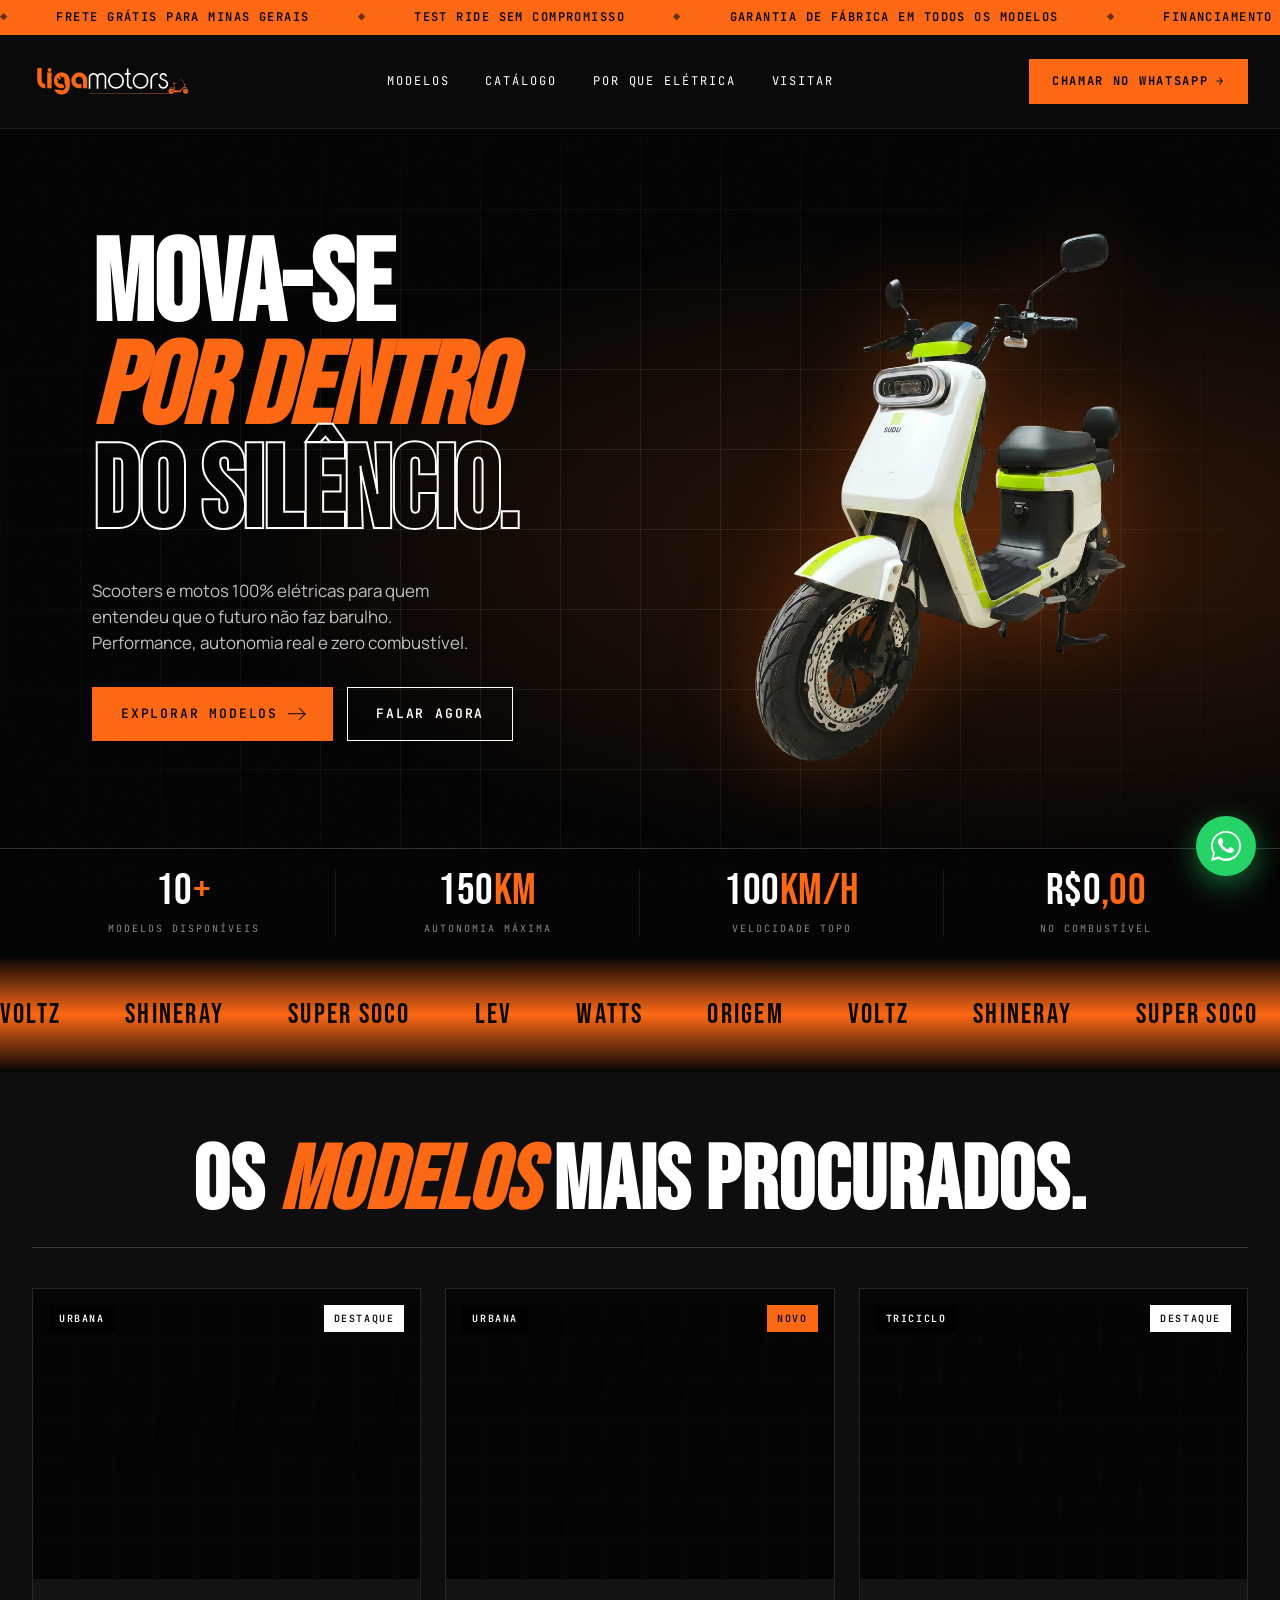
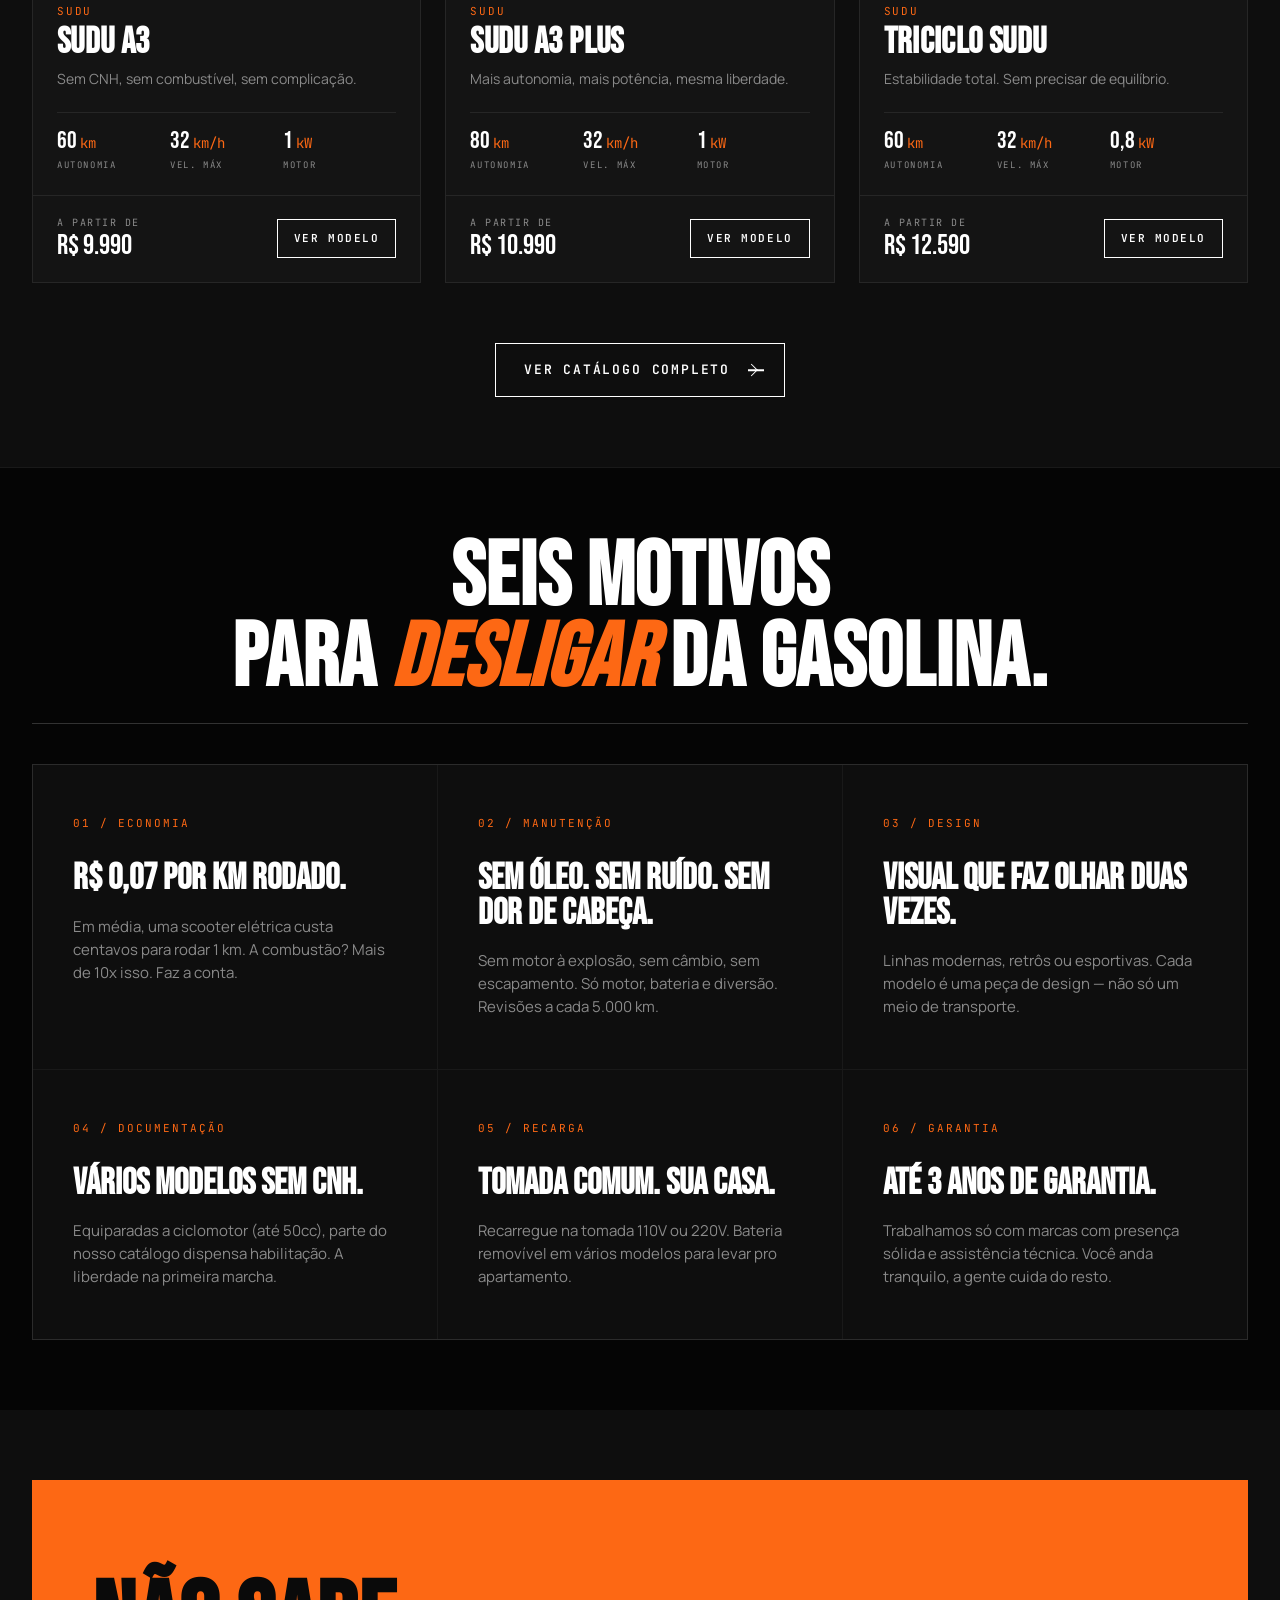
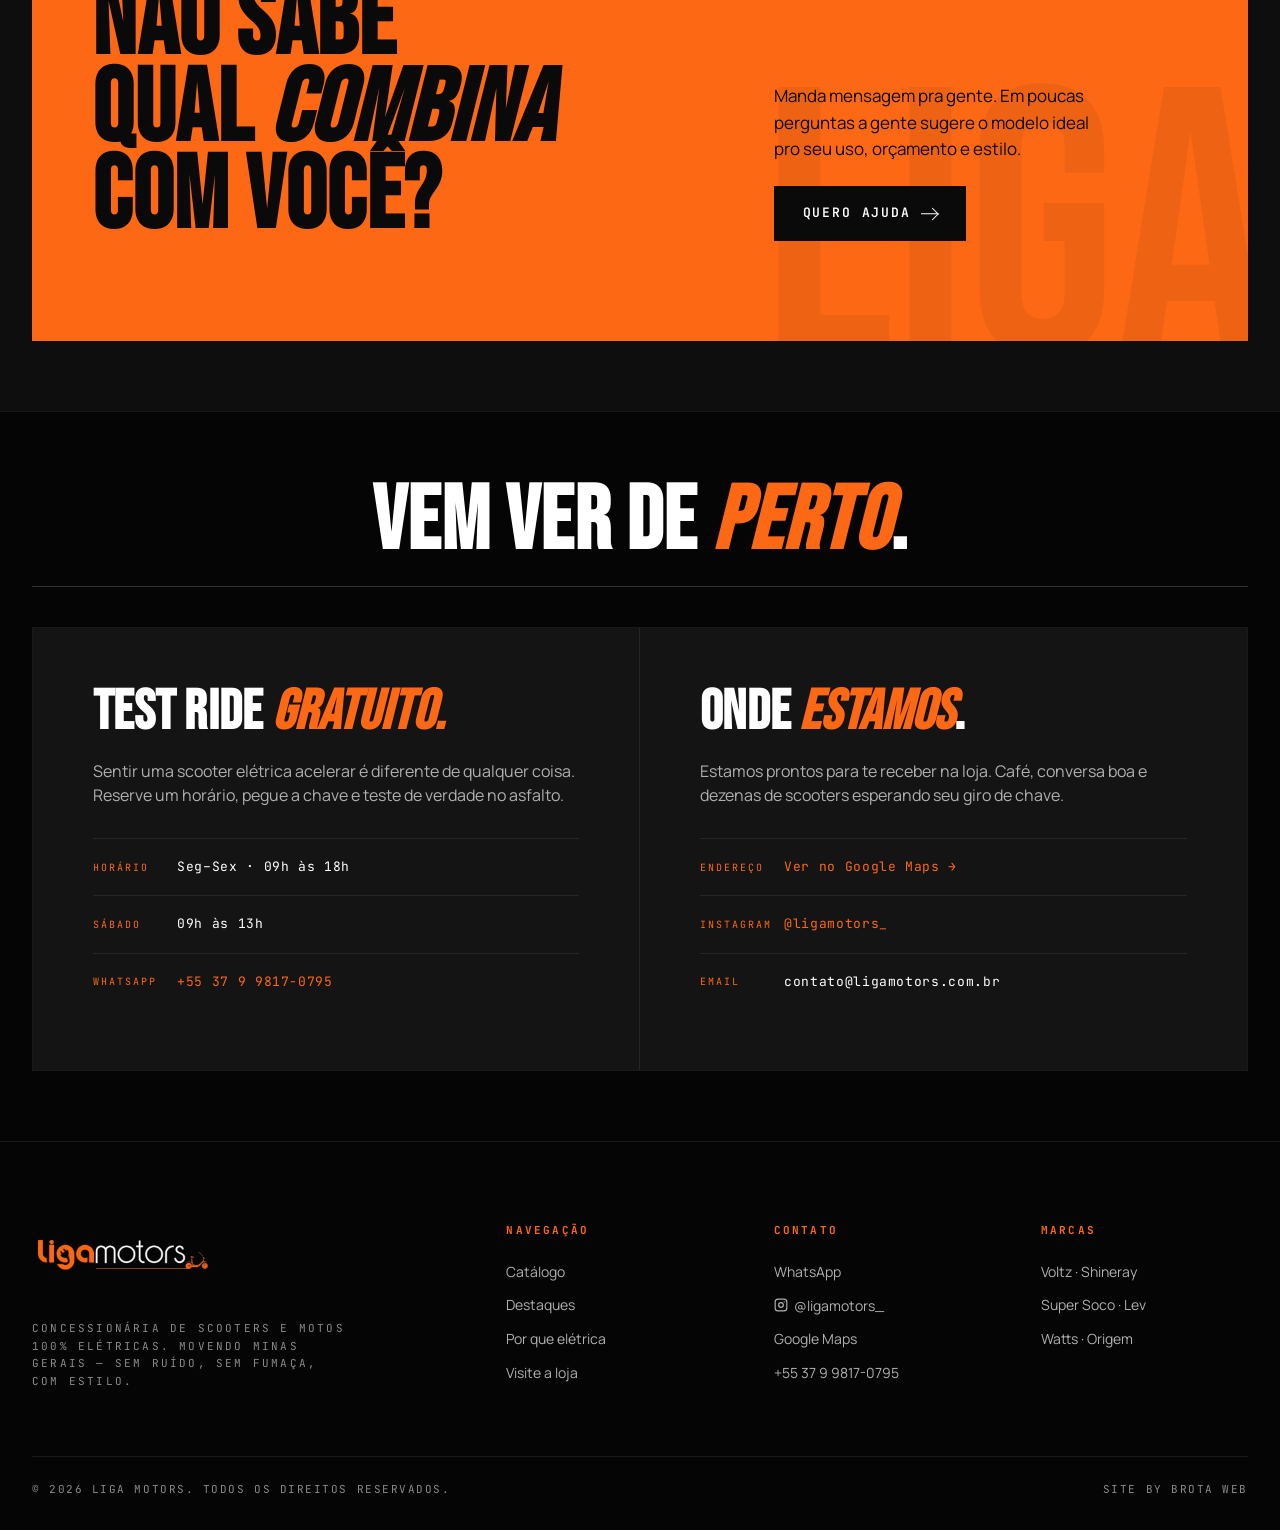
<file: index.html>
<!DOCTYPE html>
<html lang="pt-BR">
<head>
<meta charset="UTF-8">
<meta name="viewport" content="width=device-width,initial-scale=1.0">
<meta name="description" content="Liga Motors — Scooters elétricas premium. Zero combustível, máxima potência. Test ride gratuito.">
<title>Liga Motors · Mobilidade Elétrica</title>
<link rel="preconnect" href="https://fonts.googleapis.com">
<link rel="preconnect" href="https://fonts.gstatic.com" crossorigin>
<link href="https://fonts.googleapis.com/css2?family=Bebas+Neue&family=Manrope:wght@300;400;500;600;700&family=JetBrains+Mono:wght@400;500;600&display=swap" rel="stylesheet">
<link rel="stylesheet" href="assets/styles.css?v=33">
</head>
<body>

<!-- Marquee tape -->
<div class="tape">
  <div class="tape-track">
    <span>Frete grátis para Minas Gerais</span>
    <span>Test ride sem compromisso</span>
    <span>Garantia de fábrica em todos os modelos</span>
    <span>Financiamento em até 24x</span>
    <span>Documentação inclusa</span>
    <span>Frete grátis para Minas Gerais</span>
    <span>Test ride sem compromisso</span>
    <span>Garantia de fábrica em todos os modelos</span>
    <span>Financiamento em até 24x</span>
    <span>Documentação inclusa</span>
  </div>
</div>

<!-- Header -->
<header class="header">
  <div class="nav">
    <a href="index.html" class="brand" aria-label="Liga Motors">
      <img src="assets/nova-logo.png" alt="Liga Motors">
    </a>
    <nav class="nav-links" data-nav-links>
      <a href="#modelos">Modelos</a>
      <a href="catalogo.html">Catálogo</a>
      <a href="#por-que">Por que elétrica</a>
      <a href="#visitar">Visitar</a>
    </nav>
    <a href="#" data-wa-general target="_blank" class="nav-cta">Chamar no WhatsApp</a>
    <button class="menu-toggle" data-menu aria-label="Menu">
      <span></span><span></span><span></span>
    </button>
  </div>
</header>

<!-- HERO -->
<section class="hero">
  <div class="hero-grid"></div>
  <div class="container">
    <div class="hero-inner">
      <div class="hero-content">
        <h1 class="hero-title reveal">
          Mova-se<br>
          <span class="accent">por dentro</span><br>
          <span class="outline">do silêncio.</span>
        </h1>
        <div class="hero-side reveal" data-delay="2">
          <p>Scooters e motos 100% elétricas para quem entendeu que o futuro não faz barulho. Performance, autonomia real e zero combustível.</p>
          <div class="hero-actions">
            <a href="catalogo.html" class="btn btn-primary">Explorar modelos <span class="arrow"></span></a>
            <a href="#" data-wa-general target="_blank" class="btn btn-ghost">Falar agora</a>
          </div>
        </div>
      </div>
      <div class="hero-moto">
        <img src="assets/moto-eletrica.png" alt="Moto elétrica Liga Motors" class="hero-moto-img">
      </div>
    </div>
  </div>
  <div class="hero-footer">
    <div class="container">
      <div class="hero-stats">
        <div>
          <div class="hero-stat-num">10<span>+</span></div>
          <div class="hero-stat-label">Modelos disponíveis</div>
        </div>
        <div>
          <div class="hero-stat-num">150<span>km</span></div>
          <div class="hero-stat-label">Autonomia máxima</div>
        </div>
        <div>
          <div class="hero-stat-num">100<span>km/h</span></div>
          <div class="hero-stat-label">Velocidade topo</div>
        </div>
        <div>
          <div class="hero-stat-num">R$0<span>,00</span></div>
          <div class="hero-stat-label">No combustível</div>
        </div>
      </div>
    </div>
  </div>
</section>

<!-- Brands strip -->
<div class="brands-strip">
  <div class="brands-track">
    <span class="brand-pill">VOLTZ</span>
    <span class="brand-pill">SHINERAY</span>
    <span class="brand-pill">SUPER SOCO</span>
    <span class="brand-pill">LEV</span>
    <span class="brand-pill">WATTS</span>
    <span class="brand-pill">ORIGEM</span>
    <span class="brand-pill" aria-hidden="true">VOLTZ</span>
    <span class="brand-pill" aria-hidden="true">SHINERAY</span>
    <span class="brand-pill" aria-hidden="true">SUPER SOCO</span>
    <span class="brand-pill" aria-hidden="true">LEV</span>
    <span class="brand-pill" aria-hidden="true">WATTS</span>
    <span class="brand-pill" aria-hidden="true">ORIGEM</span>
  </div>
</div>

<!-- Featured models -->
<section class="section" id="modelos">
  <div class="container">
    <div class="section-head reveal">
      <h2>Os <i>modelos</i> mais procurados.</h2>
    </div>
    <div class="bikes-grid" data-bikes-preview></div>
    <div style="text-align:center; margin-top:60px;" class="reveal">
      <a href="catalogo.html" class="btn btn-ghost">Ver catálogo completo <span class="arrow"></span></a>
    </div>
  </div>
</section>

<!-- Why electric -->
<section class="section" id="por-que" style="background:var(--ink);border-top:1px solid var(--line);">
  <div class="container">
    <div class="section-head reveal">
      <h2>Seis motivos<br>para <i>desligar</i> da gasolina.</h2>
    </div>
    <div class="diff-grid">
      <div class="diff-cell reveal">
        <div class="num">01 / ECONOMIA</div>
        <h3>R$ 0,07 por km rodado.</h3>
        <p>Em média, uma scooter elétrica custa centavos para rodar 1 km. A combustão? Mais de 10x isso. Faz a conta.</p>
      </div>
      <div class="diff-cell reveal" data-delay="1">
        <div class="num">02 / MANUTENÇÃO</div>
        <h3>Sem óleo. Sem ruído. Sem dor de cabeça.</h3>
        <p>Sem motor à explosão, sem câmbio, sem escapamento. Só motor, bateria e diversão. Revisões a cada 5.000 km.</p>
      </div>
      <div class="diff-cell reveal" data-delay="2">
        <div class="num">03 / DESIGN</div>
        <h3>Visual que faz olhar duas vezes.</h3>
        <p>Linhas modernas, retrôs ou esportivas. Cada modelo é uma peça de design — não só um meio de transporte.</p>
      </div>
      <div class="diff-cell reveal">
        <div class="num">04 / DOCUMENTAÇÃO</div>
        <h3>Vários modelos sem CNH.</h3>
        <p>Equiparadas a ciclomotor (até 50cc), parte do nosso catálogo dispensa habilitação. A liberdade na primeira marcha.</p>
      </div>
      <div class="diff-cell reveal" data-delay="1">
        <div class="num">05 / RECARGA</div>
        <h3>Tomada comum. Sua casa.</h3>
        <p>Recarregue na tomada 110V ou 220V. Bateria removível em vários modelos para levar pro apartamento.</p>
      </div>
      <div class="diff-cell reveal" data-delay="2">
        <div class="num">06 / GARANTIA</div>
        <h3>Até 3 anos de garantia.</h3>
        <p>Trabalhamos só com marcas com presença sólida e assistência técnica. Você anda tranquilo, a gente cuida do resto.</p>
      </div>
    </div>
  </div>
</section>

<!-- CTA -->
<section class="section">
  <div class="container">
    <div class="cta-block reveal">
      <div>
        <h2>Não sabe<br>qual <i>combina</i><br>com você?</h2>
      </div>
      <div>
        <p>Manda mensagem pra gente. Em poucas perguntas a gente sugere o modelo ideal pro seu uso, orçamento e estilo.</p>
        <a href="#" data-wa-general target="_blank" class="btn">Quero ajuda <span class="arrow"></span></a>
      </div>
    </div>
  </div>
</section>

<!-- Visit -->
<section class="section" id="visitar" style="background:var(--ink); border-top:1px solid var(--line);">
  <div class="container">
    <div class="section-head reveal">
      <h2>Vem ver de <i>perto</i>.</h2>
    </div>
    <div class="visit-grid">
      <div class="visit-block reveal">
        <h3>Test ride <i>gratuito.</i></h3>
        <p>Sentir uma scooter elétrica acelerar é diferente de qualquer coisa. Reserve um horário, pegue a chave e teste de verdade no asfalto.</p>
        <div class="visit-row">
          <span>Horário</span>
          <span>Seg–Sex · 09h às 18h</span>
        </div>
        <div class="visit-row">
          <span>Sábado</span>
          <span>09h às 13h</span>
        </div>
        <div class="visit-row">
          <span>WhatsApp</span>
          <span><a href="#" data-wa-general target="_blank" style="color:var(--orange)">+55 37 9 9817-0795</a></span>
        </div>
      </div>
      <div class="visit-block reveal" data-delay="1">
        <h3>Onde <i>estamos</i>.</h3>
        <p>Estamos prontos para te receber na loja. Café, conversa boa e dezenas de scooters esperando seu giro de chave.</p>
        <div class="visit-row">
          <span>Endereço</span>
          <span><a href="https://maps.app.goo.gl/ASoEA7MaQ3Tddig78" target="_blank" style="color:var(--orange)">Ver no Google Maps →</a></span>
        </div>
        <div class="visit-row">
          <span>Instagram</span>
          <span><a href="https://www.instagram.com/ligamotors_/" target="_blank" style="color:var(--orange)">@ligamotors_</a></span>
        </div>
        <div class="visit-row">
          <span>Email</span>
          <span>contato@ligamotors.com.br</span>
        </div>
      </div>
    </div>
  </div>
</section>

<!-- Footer -->
<footer class="footer">
  <div class="container">
    <div class="footer-grid">
      <div>
        <div class="footer-brand"><img src="assets/nova-logo.png" alt="Liga Motors" class="footer-logo">
          <small>Concessionária de scooters e motos 100% elétricas. Movendo Minas Gerais — sem ruído, sem fumaça, com estilo.</small>
        </div>
      </div>
      <div class="footer-col">
        <h4>Navegação</h4>
        <a href="catalogo.html">Catálogo</a>
        <a href="#modelos">Destaques</a>
        <a href="#por-que">Por que elétrica</a>
        <a href="#visitar">Visite a loja</a>
      </div>
      <div class="footer-col">
        <h4>Contato</h4>
        <a href="#" data-wa-general target="_blank">WhatsApp</a>
        <a href="https://www.instagram.com/ligamotors_/" target="_blank" class="footer-insta"><svg xmlns="http://www.w3.org/2000/svg" width="14" height="14" viewBox="0 0 24 24" fill="none" stroke="currentColor" stroke-width="2" stroke-linecap="round" stroke-linejoin="round"><rect x="2" y="2" width="20" height="20" rx="5" ry="5"/><circle cx="12" cy="12" r="4"/><circle cx="17.5" cy="6.5" r="1" fill="currentColor" stroke="none"/></svg> @ligamotors_</a>
        <a href="https://maps.app.goo.gl/ASoEA7MaQ3Tddig78" target="_blank">Google Maps</a>
        <p>+55 37 9 9817-0795</p>
      </div>
      <div class="footer-col">
        <h4>Marcas</h4>
        <p>Voltz · Shineray</p>
        <p>Super Soco · Lev</p>
        <p>Watts · Origem</p>
      </div>
    </div>
    <div class="footer-bottom">
      <span>© 2026 Liga Motors. Todos os direitos reservados.</span>
      <span>Site by Brota Web</span>
    </div>
  </div>
</footer>

<!-- WhatsApp float -->
<a href="#" data-wa-general target="_blank" class="float-wa" aria-label="WhatsApp">
  <svg viewBox="0 0 32 32"><path d="M16 0C7.16 0 0 7.16 0 16c0 2.82.74 5.58 2.14 8L0 32l8.18-2.14C10.58 31.26 13.27 32 16 32c8.84 0 16-7.16 16-16S24.84 0 16 0zm0 29.34c-2.55 0-5.05-.68-7.24-1.97l-.52-.31-5.39 1.41 1.44-5.25-.34-.54C2.64 20.49 1.92 18.27 1.92 16 1.92 8.22 8.22 1.92 16 1.92S30.08 8.22 30.08 16 23.78 29.34 16 29.34zm7.74-10.55c-.42-.21-2.5-1.23-2.89-1.37-.39-.14-.67-.21-.96.21-.28.42-1.1 1.37-1.34 1.65-.25.28-.49.31-.91.1-.42-.21-1.78-.66-3.39-2.09-1.25-1.12-2.1-2.5-2.34-2.92-.25-.42-.03-.65.18-.86.19-.19.42-.49.63-.74.21-.25.28-.42.42-.7.14-.28.07-.53-.04-.74-.1-.21-.96-2.32-1.31-3.17-.34-.83-.7-.72-.96-.73h-.81c-.28 0-.74.1-1.13.53-.39.42-1.48 1.44-1.48 3.52 0 2.08 1.52 4.09 1.73 4.37.21.28 2.99 4.55 7.24 6.39 1.01.44 1.8.7 2.41.9.96.31 1.84.27 2.53.16.77-.12 2.5-1.02 2.85-2 .35-.99.35-1.83.25-2-.1-.18-.39-.28-.81-.49z"/></svg>
</a>

<script src="assets/data.js"></script>
<script src="assets/script.js"></script>
</body>
</html>
</file>
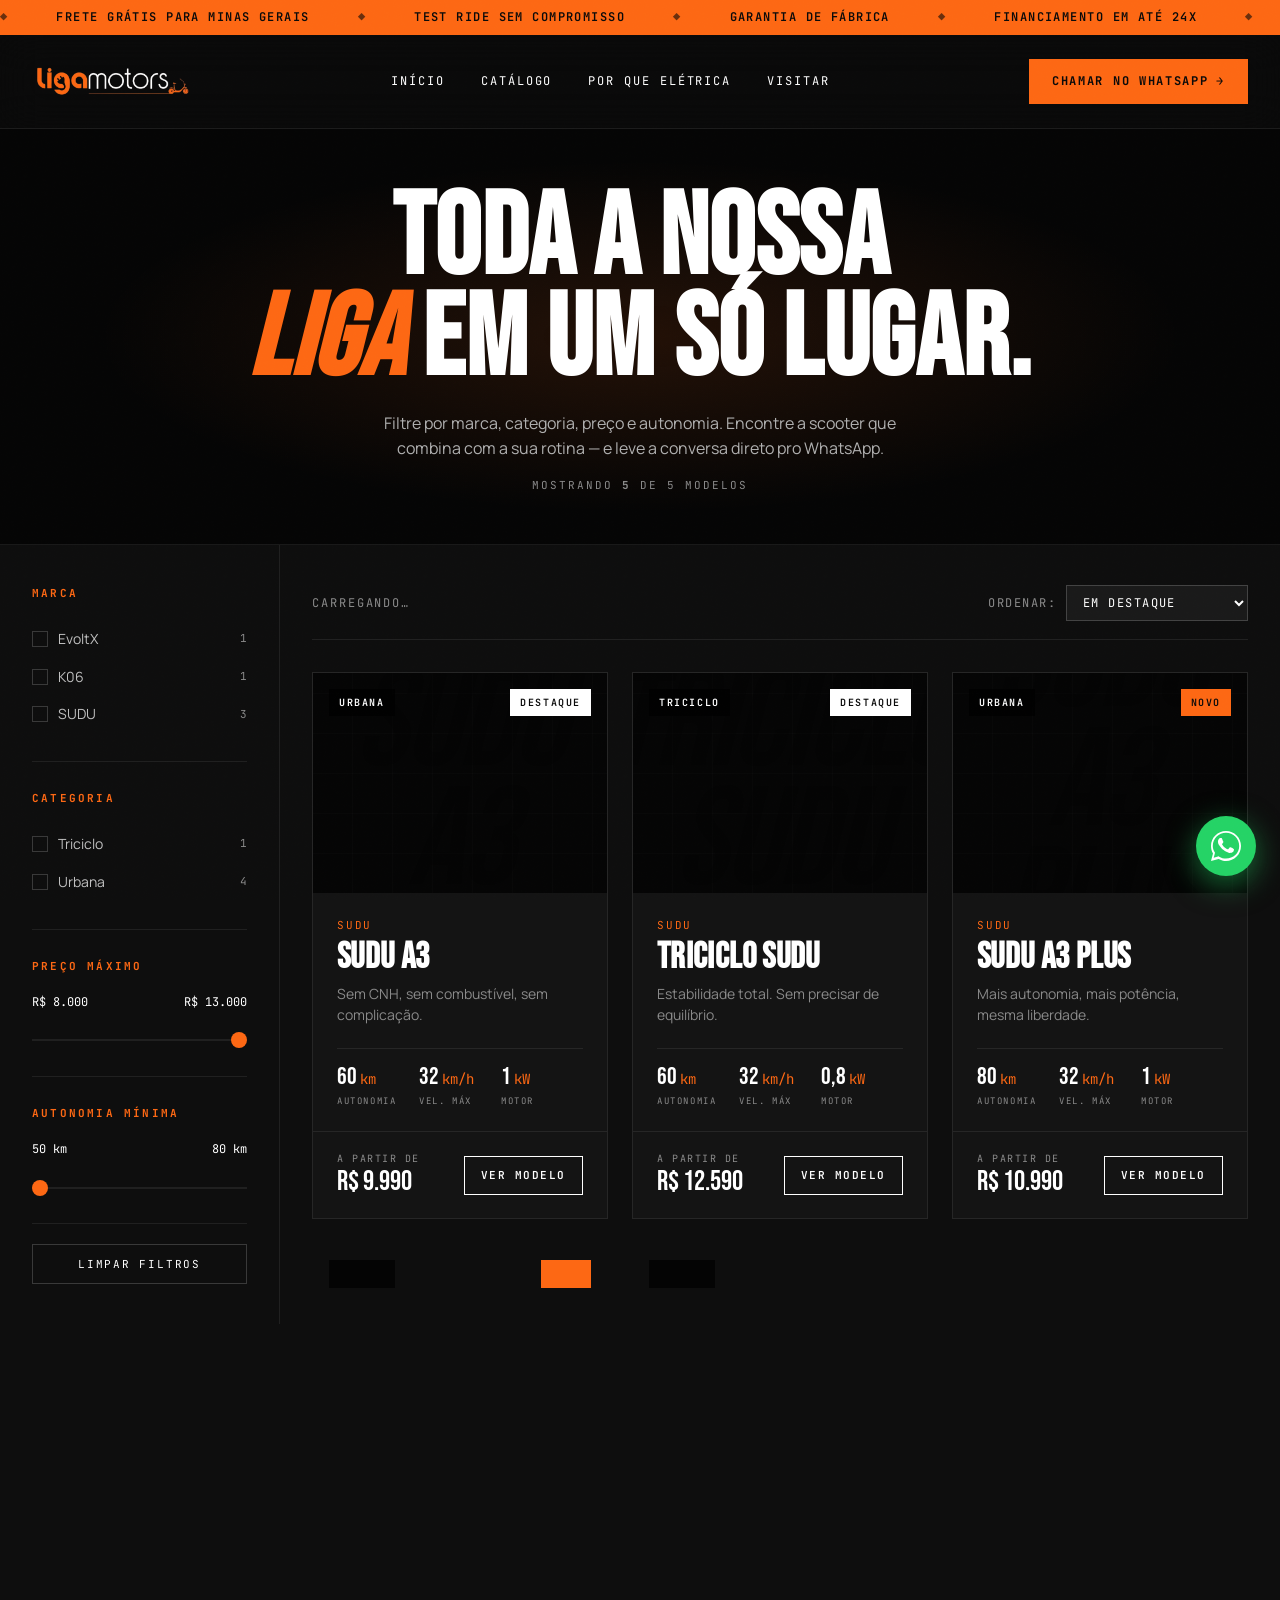
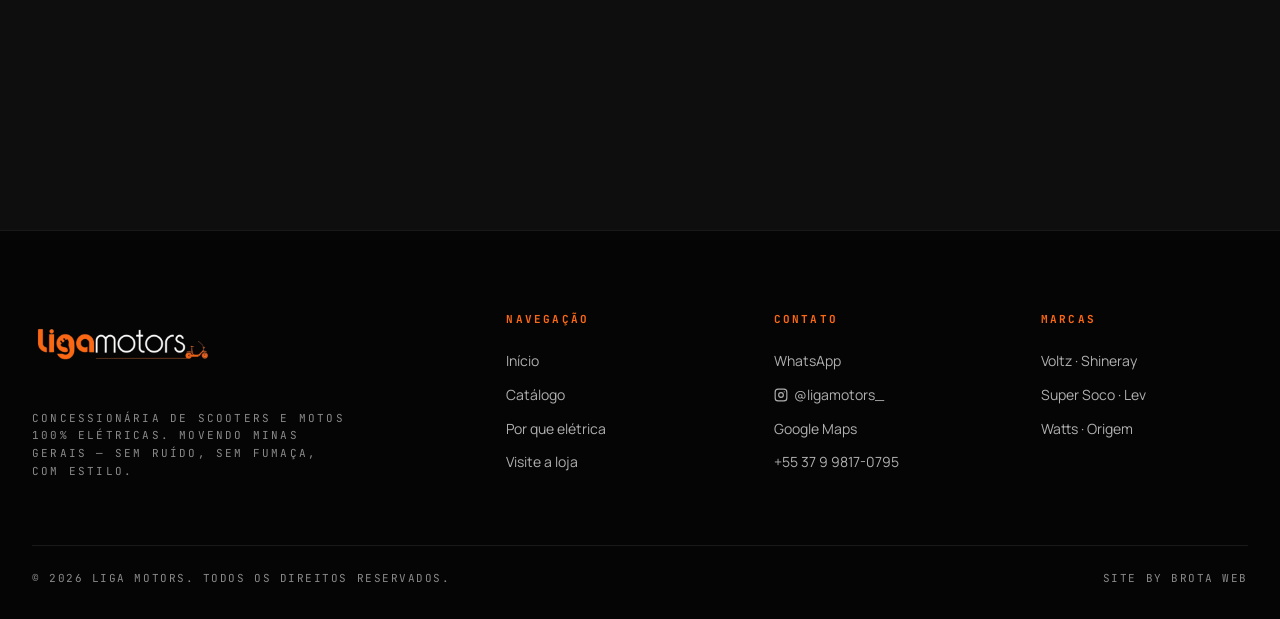
<file: catalogo.html>
<!DOCTYPE html>
<html lang="pt-BR">
<head>
<meta charset="UTF-8">
<meta name="viewport" content="width=device-width,initial-scale=1.0">
<title>Catálogo · Liga Motors</title>
<link rel="preconnect" href="https://fonts.googleapis.com">
<link rel="preconnect" href="https://fonts.gstatic.com" crossorigin>
<link href="https://fonts.googleapis.com/css2?family=Bebas+Neue&family=Manrope:wght@300;400;500;600;700&family=JetBrains+Mono:wght@400;500;600&display=swap" rel="stylesheet">
<link rel="stylesheet" href="assets/styles.css?v=33">
</head>
<body>

<div class="tape">
  <div class="tape-track">
    <span>Frete grátis para Minas Gerais</span>
    <span>Test ride sem compromisso</span>
    <span>Garantia de fábrica</span>
    <span>Financiamento em até 24x</span>
    <span>Frete grátis para Minas Gerais</span>
    <span>Test ride sem compromisso</span>
    <span>Garantia de fábrica</span>
    <span>Financiamento em até 24x</span>
  </div>
</div>

<header class="header">
  <div class="nav">
    <a href="index.html" class="brand" aria-label="Liga Motors">
      <img src="assets/nova-logo.png" alt="Liga Motors">
    </a>
    <nav class="nav-links" data-nav-links>
      <a href="index.html">Início</a>
      <a href="catalogo.html">Catálogo</a>
      <a href="index.html#por-que">Por que elétrica</a>
      <a href="index.html#visitar">Visitar</a>
    </nav>
    <a href="#" data-wa-general target="_blank" class="nav-cta">Chamar no WhatsApp</a>
    <button class="menu-toggle" data-menu aria-label="Menu">
      <span></span><span></span><span></span>
    </button>
  </div>
</header>

<section class="catalog-hero">
  <div class="container">

    <h1 class="reveal" data-delay="1">Toda a nossa<br><i>liga</i> em um só lugar.</h1>
    <div class="lead">
      <p class="reveal" data-delay="2">Filtre por marca, categoria, preço e autonomia. Encontre a scooter que combina com a sua rotina — e leve a conversa direto pro WhatsApp.</p>
      <div class="reveal" data-delay="3" style="text-align:right;font-family:var(--mono);font-size:11px;letter-spacing:0.18em;text-transform:uppercase;color:var(--mute);">
        <span data-count>Carregando…</span>
      </div>
    </div>
  </div>
</section>

<button class="mobile-filter-toggle" data-mobile-filter>⚙ Abrir filtros</button>

<div class="catalog-layout">
  <aside class="filters" data-filters></aside>
  <main class="catalog-results">
    <div class="catalog-bar">
      <div class="catalog-count" data-count>Carregando…</div>
      <div class="catalog-sort">
        Ordenar:
        <select data-sort>
          <option value="destaque">Em destaque</option>
          <option value="preco-asc">Menor preço</option>
          <option value="preco-desc">Maior preço</option>
          <option value="km-desc">Maior autonomia</option>
          <option value="vel-desc">Maior velocidade</option>
        </select>
      </div>
    </div>
    <div class="bikes-grid" data-bikes-grid></div>
  </main>
</div>

<footer class="footer">
  <div class="container">
    <div class="footer-grid">
      <div>
        <div class="footer-brand"><img src="assets/nova-logo.png" alt="Liga Motors" class="footer-logo">
          <small>Concessionária de scooters e motos 100% elétricas. Movendo Minas Gerais — sem ruído, sem fumaça, com estilo.</small>
        </div>
      </div>
      <div class="footer-col">
        <h4>Navegação</h4>
        <a href="index.html">Início</a>
        <a href="catalogo.html">Catálogo</a>
        <a href="index.html#por-que">Por que elétrica</a>
        <a href="index.html#visitar">Visite a loja</a>
      </div>
      <div class="footer-col">
        <h4>Contato</h4>
        <a href="#" data-wa-general target="_blank">WhatsApp</a>
        <a href="https://www.instagram.com/ligamotors_/" target="_blank" class="footer-insta"><svg xmlns="http://www.w3.org/2000/svg" width="14" height="14" viewBox="0 0 24 24" fill="none" stroke="currentColor" stroke-width="2" stroke-linecap="round" stroke-linejoin="round"><rect x="2" y="2" width="20" height="20" rx="5" ry="5"/><circle cx="12" cy="12" r="4"/><circle cx="17.5" cy="6.5" r="1" fill="currentColor" stroke="none"/></svg> @ligamotors_</a>
        <a href="https://maps.app.goo.gl/ASoEA7MaQ3Tddig78" target="_blank">Google Maps</a>
        <p>+55 37 9 9817-0795</p>
      </div>
      <div class="footer-col">
        <h4>Marcas</h4>
        <p>Voltz · Shineray</p>
        <p>Super Soco · Lev</p>
        <p>Watts · Origem</p>
      </div>
    </div>
    <div class="footer-bottom">
      <span>© 2026 Liga Motors. Todos os direitos reservados.</span>
      <span>Site by Brota Web</span>
    </div>
  </div>
</footer>

<a href="#" data-wa-general target="_blank" class="float-wa" aria-label="WhatsApp">
  <svg viewBox="0 0 32 32"><path d="M16 0C7.16 0 0 7.16 0 16c0 2.82.74 5.58 2.14 8L0 32l8.18-2.14C10.58 31.26 13.27 32 16 32c8.84 0 16-7.16 16-16S24.84 0 16 0zm0 29.34c-2.55 0-5.05-.68-7.24-1.97l-.52-.31-5.39 1.41 1.44-5.25-.34-.54C2.64 20.49 1.92 18.27 1.92 16 1.92 8.22 8.22 1.92 16 1.92S30.08 8.22 30.08 16 23.78 29.34 16 29.34zm7.74-10.55c-.42-.21-2.5-1.23-2.89-1.37-.39-.14-.67-.21-.96.21-.28.42-1.1 1.37-1.34 1.65-.25.28-.49.31-.91.1-.42-.21-1.78-.66-3.39-2.09-1.25-1.12-2.1-2.5-2.34-2.92-.25-.42-.03-.65.18-.86.19-.19.42-.49.63-.74.21-.25.28-.42.42-.7.14-.28.07-.53-.04-.74-.1-.21-.96-2.32-1.31-3.17-.34-.83-.7-.72-.96-.73h-.81c-.28 0-.74.1-1.13.53-.39.42-1.48 1.44-1.48 3.52 0 2.08 1.52 4.09 1.73 4.37.21.28 2.99 4.55 7.24 6.39 1.01.44 1.8.7 2.41.9.96.31 1.84.27 2.53.16.77-.12 2.5-1.02 2.85-2 .35-.99.35-1.83.25-2-.1-.18-.39-.28-.81-.49z"/></svg>
</a>

<script src="assets/data.js"></script>
<script src="assets/script.js"></script>
</body>
</html>
</file>
<file: assets/styles.css>
/* ================================
   LIGA MOTORS — Design System
   ================================ */
:root {
  --orange: #fd6814;
  --orange-dim: #c44a08;
  --orange-glow: rgba(253, 104, 20, 0.35);
  --black: #0a0a0a;
  --ink: #050505;
  --bg: #0e0e0e;
  --bg-2: #141414;
  --line: rgba(255, 255, 255, 0.08);
  --line-strong: rgba(255, 255, 255, 0.18);
  --white: #ffffff;
  --mute: #8a8a8a;
  --mute-2: #5a5a5a;
  --display: "Bebas Neue", "Oswald", sans-serif;
  --sans: "Manrope", -apple-system, sans-serif;
  --mono: "JetBrains Mono", "Courier New", monospace;
}

* {
  margin: 0;
  padding: 0;
  box-sizing: border-box;
}

html {
  scroll-behavior: smooth;
}

body {
  font-family: var(--sans);
  background: var(--bg);
  color: var(--white);
  line-height: 1.55;
  -webkit-font-smoothing: antialiased;
  overflow-x: hidden;
}

a { color: inherit; text-decoration: none; }
button { font-family: inherit; cursor: pointer; border: none; background: none; color: inherit; }
img, svg { max-width: 100%; display: block; }

/* Grain overlay */
body::before {
  content: "";
  position: fixed;
  inset: 0;
  pointer-events: none;
  opacity: 0.04;
  z-index: 1000;
  background-image: url("data:image/svg+xml;utf8,<svg xmlns='http://www.w3.org/2000/svg' width='200' height='200'><filter id='n'><feTurbulence baseFrequency='0.9' numOctaves='2'/></filter><rect width='200' height='200' filter='url(%23n)' opacity='0.7'/></svg>");
  mix-blend-mode: overlay;
}

/* Typography utilities */
.display {
  font-family: var(--display);
  font-weight: 400;
  letter-spacing: 0.005em;
  line-height: 0.9;
  text-transform: uppercase;
}
.mono {
  font-family: var(--mono);
  letter-spacing: -0.02em;
}
.eyebrow {
  font-family: var(--mono);
  font-size: 11px;
  letter-spacing: 0.18em;
  text-transform: uppercase;
  color: var(--mute);
}

/* ===== Layout ===== */
.container {
  max-width: 1480px;
  margin: 0 auto;
  padding: 0 32px;
}
@media (max-width: 720px) {
  .container { padding: 0 20px; }
}

/* ===== Top tape ===== */
.tape {
  background: var(--orange);
  color: var(--black);
  padding: 8px 0;
  overflow: hidden;
  font-family: var(--mono);
  font-size: 12px;
  font-weight: 600;
  letter-spacing: 0.12em;
  text-transform: uppercase;
  border-bottom: 1px solid var(--black);
}
.tape-track {
  display: flex;
  gap: 48px;
  white-space: nowrap;
  animation: marquee 30s linear infinite;
  width: max-content;
}
.tape-track span::before {
  content: "◆";
  margin-right: 48px;
  opacity: 0.6;
}
@keyframes marquee {
  from { transform: translateX(0); }
  to { transform: translateX(-50%); }
}

/* ===== Header ===== */
.header {
  position: sticky;
  top: 0;
  z-index: 100;
  background: rgba(10, 10, 10, 0.85);
  backdrop-filter: blur(20px);
  -webkit-backdrop-filter: blur(20px);
  border-bottom: 1px solid var(--line);
}
.nav {
  display: flex;
  align-items: center;
  justify-content: space-between;
  padding: 18px 32px;
  max-width: 1480px;
  margin: 0 auto;
}
.brand {
  display: flex;
  align-items: center;
  gap: 0;
}
.brand {
  position: relative;
  z-index: 5;
}
.brand img {
  height: 160px;
  width: 160px;
  display: block;
  object-fit: contain;
  margin: -52px 0;
}
@media (max-width: 540px) {
  .brand img { height: 100px; width: 100px; margin: -30px 0; }
}
.nav-links {
  display: flex;
  gap: 36px;
  align-items: center;
}
.nav-links a {
  font-family: var(--mono);
  font-size: 12px;
  letter-spacing: 0.16em;
  text-transform: uppercase;
  color: var(--white);
  position: relative;
  padding: 6px 0;
  transition: color 0.2s;
}
.nav-links a:hover { color: var(--orange); }
.nav-links a::after {
  content: "";
  position: absolute;
  left: 0;
  bottom: 0;
  height: 1px;
  width: 0;
  background: var(--orange);
  transition: width 0.3s;
}
.nav-links a:hover::after { width: 100%; }
.nav-cta {
  padding: 12px 22px;
  background: var(--orange);
  color: var(--black);
  font-family: var(--mono);
  font-size: 12px;
  font-weight: 700;
  letter-spacing: 0.14em;
  text-transform: uppercase;
  display: inline-flex;
  align-items: center;
  gap: 8px;
  transition: all 0.2s;
  border: 1px solid var(--orange);
}
.nav-cta:hover {
  background: transparent;
  color: var(--orange);
}
.nav-cta::after { content: "→"; }
.menu-toggle { display: none; }
@media (max-width: 980px) {
  .nav-links { display: none; }
  .nav-links.open {
    display: flex;
    position: absolute;
    top: 100%;
    left: 0;
    right: 0;
    flex-direction: column;
    background: var(--ink);
    padding: 24px 32px;
    border-bottom: 1px solid var(--line);
    gap: 20px;
    align-items: flex-start;
  }
  .menu-toggle {
    display: flex;
    flex-direction: column;
    gap: 5px;
    padding: 10px;
  }
  .menu-toggle span {
    width: 24px;
    height: 2px;
    background: var(--white);
    transition: 0.2s;
  }
}

/* ===== Hero ===== */
.hero {
  position: relative;
  min-height: 92vh;
  display: flex;
  flex-direction: column;
  justify-content: flex-end;
  padding: 80px 0 180px;
  background: radial-gradient(ellipse at 80% 50%, rgba(253, 104, 20, 0.18) 0%, transparent 55%), var(--ink);
  overflow: hidden;
}
.hero > .container {
  width: 100%;
}
.hero-grid {
  position: absolute;
  inset: 0;
  background-image:
    linear-gradient(to right, var(--line) 1px, transparent 1px),
    linear-gradient(to bottom, var(--line) 1px, transparent 1px);
  background-size: 80px 80px;
  mask-image: radial-gradient(ellipse at center, black 30%, transparent 80%);
  -webkit-mask-image: radial-gradient(ellipse at center, black 30%, transparent 80%);
  pointer-events: none;
}
.hero-meta {
  position: absolute;
  top: 80px;
  left: 0;
  right: 0;
}
.hero-meta-row {
  display: flex;
  justify-content: space-between;
  font-family: var(--mono);
  font-size: 11px;
  letter-spacing: 0.18em;
  text-transform: uppercase;
  color: var(--mute);
}
.hero-meta-row span { display: flex; align-items: center; gap: 10px; }
.hero-meta-row .dot {
  width: 6px;
  height: 6px;
  background: var(--orange);
  border-radius: 50%;
  box-shadow: 0 0 12px var(--orange);
  animation: pulse 1.4s infinite;
}
@keyframes pulse {
  50% { opacity: 0.4; transform: scale(1.4); }
}
.hero-inner {
  display: grid;
  grid-template-columns: 1fr 1fr;
  align-items: center;
  gap: 40px;
  width: 100%;
  padding-left: 60px;
  position: relative;
  z-index: 2;
}
.hero-content {
  display: flex;
  flex-direction: column;
  gap: 32px;
}
.hero-moto {
  display: flex;
  align-items: center;
  justify-content: center;
  position: relative;
}
.hero-moto-img {
  width: 100%;
  max-width: 560px;
  height: auto;
  filter: drop-shadow(0 0 40px rgba(253, 104, 20, 0.25));
}
.hero-title {
  font-size: clamp(64px, 9vw, 150px);
  font-family: var(--display);
  line-height: 0.9;
  letter-spacing: -0.01em;
}
.hero-title .accent {
  color: var(--orange);
  font-style: italic;
}
.hero-title .outline {
  -webkit-text-stroke: 2px var(--white);
  color: transparent;
}
.hero-side {
  padding-bottom: 20px;
}
.hero-side p {
  font-size: 17px;
  color: #c0c0c0;
  max-width: 380px;
  margin-bottom: 30px;
}
.hero-actions {
  display: flex;
  gap: 14px;
  flex-wrap: wrap;
}
.btn {
  display: inline-flex;
  align-items: center;
  gap: 10px;
  padding: 16px 28px;
  font-family: var(--mono);
  font-size: 13px;
  font-weight: 600;
  letter-spacing: 0.14em;
  text-transform: uppercase;
  border: 1px solid currentColor;
  transition: all 0.25s;
}
.btn-primary {
  background: var(--orange);
  color: var(--black);
  border-color: var(--orange);
}
.btn-primary:hover {
  background: var(--white);
  border-color: var(--white);
}
.btn-ghost {
  color: var(--white);
}
.btn-ghost:hover {
  background: var(--white);
  color: var(--black);
}
.btn .arrow {
  width: 16px;
  height: 12px;
  position: relative;
  transition: transform 0.2s;
}
.btn .arrow::before, .btn .arrow::after {
  content: "";
  position: absolute;
  background: currentColor;
}
.btn .arrow::before {
  width: 100%;
  height: 1.5px;
  top: 50%;
  transform: translateY(-50%);
}
.btn .arrow::after {
  width: 8px;
  height: 8px;
  border-top: 1.5px solid currentColor;
  border-right: 1.5px solid currentColor;
  right: 0;
  top: 50%;
  transform: translateY(-50%) rotate(45deg);
  background: transparent;
}
.btn:hover .arrow { transform: translateX(4px); }

/* Hero footer bar */
.hero-footer {
  position: absolute;
  bottom: 0;
  left: 0;
  right: 0;
  border-top: 1px solid var(--line-strong);
  background: rgba(5, 5, 5, 0.6);
  backdrop-filter: blur(10px);
  padding: 20px 0;
}
.hero-stats {
  display: grid;
  grid-template-columns: repeat(4, 1fr);
  gap: 0;
}
.hero-stats > div {
  text-align: center;
  padding: 0 20px;
  border-right: 1px solid var(--line);
  display: flex;
  flex-direction: column;
  align-items: center;
  justify-content: center;
}
.hero-stats > div:last-child { border-right: none; }
.hero-stat-num {
  font-family: var(--display);
  font-size: 44px;
  line-height: 1;
  color: var(--white);
  letter-spacing: 0.01em;
}
.hero-stat-num span { color: var(--orange); }
.hero-stat-label {
  font-family: var(--mono);
  font-size: 10px;
  letter-spacing: 0.2em;
  text-transform: uppercase;
  color: var(--mute);
  margin-top: 8px;
}

@media (max-width: 980px) {
  .hero { padding: 60px 0 220px; min-height: auto; }
  .hero-inner { grid-template-columns: 1fr; gap: 24px; padding-left: 32px; }
  .hero-moto { display: none; }
  .hero-stats { grid-template-columns: repeat(2, 1fr); gap: 24px; }
  .hero-meta-row { gap: 16px; flex-wrap: wrap; }
  .hero-meta-row span:nth-child(2) { display: none; }
  .hero-title { font-size: clamp(60px, 18vw, 110px); }
}
@media (max-width: 540px) {
  .nav-cta { display: none; }
  .nav { padding: 14px 20px; }
  .brand-text { font-size: 18px; }
  .brand-text small { font-size: 8px; }
}

/* ===== Section base ===== */
.section {
  padding: 70px 0;
  position: relative;
}
.section-head {
  display: flex;
  flex-direction: column;
  align-items: center;
  text-align: center;
  gap: 16px;
  margin-bottom: 40px;
  border-bottom: 1px solid var(--line-strong);
  padding-bottom: 24px;
}
.section-head .num {
  font-family: var(--mono);
  font-size: 12px;
  color: var(--orange);
  letter-spacing: 0.2em;
}
.section-head h2 {
  font-family: var(--display);
  font-size: clamp(48px, 7vw, 96px);
  line-height: 0.9;
  letter-spacing: 0.01em;
}
.section-head h2 i {
  color: var(--orange);
  font-style: italic;
}
.section-head .head-meta {
  font-family: var(--mono);
  font-size: 11px;
  letter-spacing: 0.18em;
  text-transform: uppercase;
  color: var(--mute);
  text-align: right;
  max-width: 220px;
}

@media (max-width: 720px) {
  .section { padding: 50px 0; }
  .section-head { gap: 12px; }
}

/* ===== Catalog cards (home preview & catalog page) ===== */
.bikes-grid {
  display: grid;
  grid-template-columns: repeat(3, 1fr);
  gap: 24px;
}
@media (max-width: 1100px) {
  .bikes-grid { grid-template-columns: repeat(2, 1fr); }
}
@media (max-width: 640px) {
  .bikes-grid { grid-template-columns: 1fr; }
}

.bike-card {
  background: var(--bg-2);
  border: 1px solid var(--line);
  position: relative;
  overflow: hidden;
  display: flex;
  flex-direction: column;
  transition: all 0.3s;
  text-decoration: none;
}
.bike-card:hover {
  border-color: var(--orange);
  transform: translateY(-4px);
}
.bike-card:hover .bike-image::after {
  opacity: 1;
}
.bike-card:hover .bike-cta { background: var(--orange); color: var(--black); }

.bike-image {
  aspect-ratio: 4 / 3;
  position: relative;
  overflow: hidden;
  background: var(--ink);
}
.bike-image .bg {
  position: absolute;
  inset: 0;
  opacity: 0.92;
  background-size: cover;
  background-position: center;
  background-repeat: no-repeat;
}
.bike-image::after {
  content: "";
  position: absolute;
  inset: 0;
  background:
    repeating-linear-gradient(90deg, transparent 0 39px, rgba(255,255,255,0.04) 39px 40px),
    repeating-linear-gradient(0deg, transparent 0 39px, rgba(255,255,255,0.04) 39px 40px);
  opacity: 0.4;
  transition: opacity 0.4s;
}
.bike-image .silhouette {
  position: absolute;
  inset: 0;
  display: flex;
  align-items: center;
  justify-content: center;
  font-family: var(--display);
  font-size: clamp(60px, 12vw, 140px);
  color: rgba(0, 0, 0, 0.35);
  letter-spacing: -0.02em;
  line-height: 0.85;
  text-align: center;
  padding: 24px;
  z-index: 2;
  font-style: italic;
  mix-blend-mode: overlay;
}
.bike-tags {
  position: absolute;
  top: 16px;
  left: 16px;
  right: 16px;
  display: flex;
  justify-content: space-between;
  z-index: 3;
}
.tag {
  font-family: var(--mono);
  font-size: 10px;
  font-weight: 600;
  letter-spacing: 0.16em;
  text-transform: uppercase;
  padding: 6px 10px;
  background: rgba(0, 0, 0, 0.65);
  color: var(--white);
  backdrop-filter: blur(6px);
}
.tag.new { background: var(--orange); color: var(--black); }
.tag.featured { background: var(--white); color: var(--black); }
.bike-body {
  padding: 24px 24px 0;
  flex: 1;
  display: flex;
  flex-direction: column;
}
.bike-marca {
  font-family: var(--mono);
  font-size: 11px;
  letter-spacing: 0.16em;
  text-transform: uppercase;
  color: var(--orange);
  margin-bottom: 6px;
}
.bike-name {
  font-family: var(--display);
  font-size: 36px;
  line-height: 0.95;
  margin-bottom: 8px;
  letter-spacing: 0.01em;
}
.bike-tagline {
  font-size: 14px;
  color: var(--mute);
  margin-bottom: 22px;
  flex: 1;
}
.bike-specs {
  display: grid;
  grid-template-columns: repeat(3, 1fr);
  gap: 0;
  border-top: 1px solid var(--line);
  padding-top: 16px;
}
.bike-spec {
  font-family: var(--mono);
  text-align: left;
  padding-right: 8px;
}
.bike-spec .v {
  font-family: var(--display);
  font-size: 24px;
  color: var(--white);
  line-height: 1;
}
.bike-spec .v span { color: var(--orange); font-size: 14px; margin-left: 3px; font-family: var(--mono); }
.bike-spec .l {
  font-size: 9px;
  letter-spacing: 0.18em;
  text-transform: uppercase;
  color: var(--mute);
  margin-top: 6px;
}
.bike-footer {
  padding: 22px 24px;
  display: flex;
  justify-content: space-between;
  align-items: center;
  border-top: 1px solid var(--line);
  margin-top: 22px;
}
.bike-price {
  font-family: var(--display);
  font-size: 28px;
  color: var(--white);
  line-height: 1;
}
.bike-price small {
  display: block;
  font-family: var(--mono);
  font-size: 10px;
  color: var(--mute);
  letter-spacing: 0.15em;
  text-transform: uppercase;
  margin-bottom: 4px;
  font-weight: 400;
}
.bike-cta {
  padding: 10px 16px;
  background: transparent;
  color: var(--white);
  font-family: var(--mono);
  font-size: 11px;
  font-weight: 600;
  letter-spacing: 0.14em;
  text-transform: uppercase;
  border: 1px solid var(--white);
  transition: all 0.2s;
}

/* ===== Marca strip — marquee automático ===== */
.brands-strip {
  padding: 36px 0;
  overflow: hidden;
  background:
    linear-gradient(to bottom,
      var(--ink) 0%,
      var(--orange) 50%,
      var(--ink) 100%);
}
.brands-track {
  display: flex;
  align-items: center;
  gap: 64px;
  width: max-content;
  animation: brands-scroll 22s linear infinite;
  cursor: grab;
  user-select: none;
}
.brands-track:hover,
.brands-track.is-dragging {
  animation-play-state: paused;
}
@keyframes brands-scroll {
  0%   { transform: translateX(0); }
  100% { transform: translateX(-50%); }
}
.brand-pill {
  font-family: var(--display);
  font-size: 28px;
  letter-spacing: 0.08em;
  color: var(--black);
  white-space: nowrap;
  flex-shrink: 0;
  transition: color 0.2s;
}
.brand-pill:hover { color: var(--white); }

/* ===== Why / Diff section ===== */
.diff-grid {
  display: grid;
  grid-template-columns: repeat(3, 1fr);
  gap: 1px;
  background: var(--line);
  border: 1px solid var(--line);
}
.diff-cell {
  background: var(--bg);
  padding: 50px 40px;
  position: relative;
  transition: background 0.3s;
}
.diff-cell:hover {
  background: var(--bg-2);
}
.diff-cell .num {
  font-family: var(--mono);
  font-size: 11px;
  letter-spacing: 0.18em;
  color: var(--orange);
  margin-bottom: 30px;
}
.diff-cell h3 {
  font-family: var(--display);
  font-size: 36px;
  line-height: 0.95;
  margin-bottom: 18px;
}
.diff-cell p {
  color: var(--mute);
  font-size: 15px;
}
@media (max-width: 900px) { .diff-grid { grid-template-columns: 1fr; } }

/* ===== CTA / Compare section ===== */
.cta-block {
  background: var(--orange);
  color: var(--black);
  padding: 100px 60px;
  display: grid;
  grid-template-columns: 1.5fr 1fr;
  gap: 60px;
  align-items: end;
  position: relative;
  overflow: hidden;
}
.cta-block::before {
  content: "LIGA";
  position: absolute;
  bottom: -50px;
  right: -20px;
  font-family: var(--display);
  font-size: 380px;
  color: rgba(0, 0, 0, 0.06);
  line-height: 0.8;
  pointer-events: none;
}
.cta-block h2 {
  font-family: var(--display);
  font-size: clamp(56px, 8vw, 120px);
  line-height: 0.85;
  letter-spacing: 0.005em;
  position: relative;
  z-index: 2;
}
.cta-block p {
  font-size: 17px;
  max-width: 340px;
  margin-bottom: 24px;
  position: relative;
  z-index: 2;
}
.cta-block .btn {
  background: var(--black);
  color: var(--white);
  border-color: var(--black);
  position: relative;
  z-index: 2;
}
.cta-block .btn:hover {
  background: var(--white);
  color: var(--black);
  border-color: var(--white);
}
@media (max-width: 900px) {
  .cta-block { grid-template-columns: 1fr; padding: 60px 32px; }
}

/* ===== Model CTA Section ===== */
.model-cta-section {
  position: relative;
  overflow: hidden;
  background: var(--orange);
}
.model-cta-inner {
  position: relative;
  max-width: 1480px;
  margin: 0 auto;
  padding: 100px 60px;
  display: flex;
  align-items: center;
  justify-content: center;
}
.model-cta-bg-text {
  position: absolute;
  font-family: var(--display);
  font-size: clamp(200px, 30vw, 420px);
  font-weight: 400;
  color: rgba(0,0,0,0.07);
  line-height: 1;
  right: -20px;
  bottom: -40px;
  pointer-events: none;
  user-select: none;
  letter-spacing: -0.02em;
}
.model-cta-content {
  text-align: center;
  position: relative;
  z-index: 2;
}
.model-cta-tag {
  display: inline-block;
  font-family: var(--mono);
  font-size: 11px;
  font-weight: 700;
  letter-spacing: 0.22em;
  text-transform: uppercase;
  color: rgba(0,0,0,0.55);
  background: rgba(0,0,0,0.1);
  padding: 6px 16px;
  border-radius: 99px;
  margin-bottom: 24px;
}
.model-cta-title {
  font-family: var(--display);
  font-size: clamp(60px, 9vw, 140px);
  line-height: 0.88;
  letter-spacing: 0.005em;
  color: var(--black);
  margin-bottom: 20px;
}
.model-cta-title i {
  font-style: italic;
  color: var(--black);
}
.model-cta-sub {
  font-family: var(--mono);
  font-size: 12px;
  font-weight: 600;
  letter-spacing: 0.14em;
  text-transform: uppercase;
  color: rgba(0,0,0,0.55);
  margin-bottom: 40px;
}
.model-cta-actions {
  display: flex;
  gap: 16px;
  justify-content: center;
  flex-wrap: wrap;
  margin-bottom: 20px;
}
.model-cta-btn-primary {
  display: inline-flex;
  align-items: center;
  gap: 10px;
  background: var(--black);
  color: var(--white);
  font-family: var(--mono);
  font-size: 13px;
  font-weight: 700;
  letter-spacing: 0.14em;
  text-transform: uppercase;
  padding: 18px 36px;
  border-radius: 4px;
  transition: background 0.2s, transform 0.15s;
}
.model-cta-btn-primary:hover {
  background: #222;
  transform: translateY(-2px);
}
.model-cta-btn-ghost {
  display: inline-flex;
  align-items: center;
  gap: 10px;
  border: 2px solid rgba(0,0,0,0.35);
  color: var(--black);
  font-family: var(--mono);
  font-size: 13px;
  font-weight: 600;
  letter-spacing: 0.14em;
  text-transform: uppercase;
  padding: 18px 32px;
  border-radius: 4px;
  transition: border-color 0.2s, background 0.2s;
}
.model-cta-btn-ghost:hover {
  border-color: var(--black);
  background: rgba(0,0,0,0.08);
}
.model-cta-tel {
  font-family: var(--mono);
  font-size: 13px;
  color: rgba(0,0,0,0.5);
  letter-spacing: 0.08em;
}
.model-cta-tel strong {
  color: var(--black);
}
@media (max-width: 720px) {
  .model-cta-inner { padding: 70px 24px; }
  .model-cta-actions { flex-direction: column; align-items: center; }
}

/* ===== Locação / Visit ===== */
.visit-grid {
  display: grid;
  grid-template-columns: 1fr 1fr;
  gap: 0;
  border: 1px solid var(--line);
}
.visit-block {
  padding: 60px;
  border-right: 1px solid var(--line);
  background: var(--bg-2);
}
.visit-block:last-child { border-right: none; }
.visit-block h3 {
  font-family: var(--display);
  font-size: 56px;
  line-height: 0.9;
  margin-bottom: 20px;
  letter-spacing: 0.005em;
}
.visit-block h3 i { color: var(--orange); font-style: italic; }
.visit-block p { color: #b0b0b0; margin-bottom: 30px; }
.visit-row {
  display: flex;
  gap: 14px;
  align-items: center;
  padding: 18px 0;
  border-top: 1px solid var(--line);
  font-family: var(--mono);
  font-size: 13px;
  letter-spacing: 0.05em;
}
.visit-row span:first-child {
  color: var(--orange);
  width: 70px;
  font-size: 10px;
  letter-spacing: 0.2em;
  text-transform: uppercase;
}
@media (max-width: 900px) {
  .visit-grid { grid-template-columns: 1fr; }
  .visit-block { padding: 40px 28px; border-right: none; border-bottom: 1px solid var(--line); }
  .visit-block:last-child { border-bottom: none; }
}

/* ===== Footer ===== */
.footer {
  background: var(--ink);
  border-top: 1px solid var(--line);
  padding: 80px 0 32px;
}
.footer-grid {
  display: grid;
  grid-template-columns: 2fr 1fr 1fr 1fr;
  gap: 60px;
  margin-bottom: 60px;
  align-items: start;
}
.footer-brand {
  display: flex;
  flex-direction: column;
  gap: 8px;
}
.footer-logo {
  width: 180px;
  height: auto;
  display: block;
  margin-bottom: 4px;
}
.footer-brand small {
  display: block;
  font-family: var(--mono);
  font-size: 11px;
  letter-spacing: 0.2em;
  text-transform: uppercase;
  color: var(--mute);
  margin-top: 20px;
  max-width: 320px;
  line-height: 1.6;
  font-weight: 400;
}
.footer-col h4 {
  font-family: var(--mono);
  font-size: 11px;
  letter-spacing: 0.2em;
  text-transform: uppercase;
  color: var(--orange);
  margin-bottom: 22px;
}
.footer-col a, .footer-col p {
  display: block;
  color: #b0b0b0;
  margin-bottom: 12px;
  font-size: 14px;
  transition: color 0.2s;
}
.footer-col a:hover { color: var(--orange); }
.footer-insta {
  display: inline-flex !important;
  align-items: center;
  gap: 6px;
}
.footer-insta svg { flex-shrink: 0; }
.footer-bottom {
  border-top: 1px solid var(--line);
  padding-top: 24px;
  display: flex;
  justify-content: space-between;
  font-family: var(--mono);
  font-size: 11px;
  letter-spacing: 0.14em;
  text-transform: uppercase;
  color: var(--mute);
  flex-wrap: wrap;
  gap: 16px;
}
@media (max-width: 900px) {
  .footer-grid { grid-template-columns: 1fr 1fr; gap: 40px; }
  .footer-logo { width: 140px; height: auto; }
}
@media (max-width: 540px) {
  .footer {
    padding: 40px 0 24px;
  }
  .footer-grid {
    grid-template-columns: 1fr 1fr;
    gap: 28px 20px;
    text-align: center;
  }
  /* Logo ocupa linha inteira */
  .footer-grid > div:first-child {
    grid-column: 1 / -1;
  }
  .footer-brand {
    align-items: center;
  }
  .footer-logo {
    width: 120px;
    margin: 0 auto 4px;
  }
  .footer-brand small {
    font-size: 10px;
    max-width: 260px;
    text-align: center;
  }
  .footer-col h4 {
    margin-bottom: 12px;
  }
  .footer-col a,
  .footer-col p {
    font-size: 13px;
    margin-bottom: 6px;
  }
  .footer-bottom {
    flex-direction: column;
    align-items: center;
    gap: 6px;
    text-align: center;
    font-size: 11px;
    padding-top: 20px;
    margin-top: 28px;
  }
}

/* ===== Floating WhatsApp ===== */
.float-wa {
  position: fixed;
  bottom: 24px;
  right: 24px;
  z-index: 200;
  background: #25d366;
  color: white;
  width: 60px;
  height: 60px;
  border-radius: 50%;
  display: flex;
  align-items: center;
  justify-content: center;
  box-shadow: 0 8px 30px rgba(37, 211, 102, 0.5);
  transition: transform 0.2s;
}
.float-wa:hover { transform: scale(1.08); }
.float-wa svg { width: 30px; height: 30px; fill: white; }

/* ===== Catálogo page ===== */
.catalog-hero {
  padding: 60px 0 50px;
  border-bottom: 1px solid var(--line);
  background: radial-gradient(ellipse at 50% 50%, rgba(253, 104, 20, 0.12) 0%, transparent 60%), var(--ink);
  text-align: center;
}
.catalog-hero h1 {
  font-family: var(--display);
  font-size: clamp(56px, 9vw, 140px);
  line-height: 0.88;
  letter-spacing: 0.005em;
}
.catalog-hero h1 i { color: var(--orange); font-style: italic; }
.catalog-hero .lead {
  display: flex;
  flex-direction: column;
  align-items: center;
  gap: 16px;
  margin-top: 20px;
}
.catalog-hero p {
  color: #b0b0b0;
  max-width: 560px;
  font-size: 16px;
  text-align: center;
}
.catalog-layout {
  display: grid;
  grid-template-columns: 280px 1fr;
  gap: 0;
  min-height: 80vh;
}
.filters {
  border-right: 1px solid var(--line);
  padding: 40px 32px;
  position: sticky;
  top: 80px;
  align-self: start;
  max-height: calc(100vh - 80px);
  overflow-y: auto;
}
.filter-group {
  padding: 28px 0;
  border-bottom: 1px solid var(--line);
}
.filter-group:first-child { padding-top: 0; }
.filter-group h3 {
  font-family: var(--mono);
  font-size: 11px;
  letter-spacing: 0.2em;
  text-transform: uppercase;
  color: var(--orange);
  margin-bottom: 18px;
}
.filter-opt {
  display: flex;
  align-items: center;
  gap: 10px;
  padding: 8px 0;
  cursor: pointer;
  font-size: 14px;
  color: #c0c0c0;
  transition: color 0.2s;
}
.filter-opt:hover { color: var(--white); }
.filter-opt input {
  appearance: none;
  width: 16px;
  height: 16px;
  border: 1px solid var(--line-strong);
  background: transparent;
  position: relative;
  cursor: pointer;
  flex-shrink: 0;
}
.filter-opt input:checked {
  background: var(--orange);
  border-color: var(--orange);
}
.filter-opt input:checked::after {
  content: "✓";
  position: absolute;
  inset: 0;
  display: flex;
  align-items: center;
  justify-content: center;
  color: var(--black);
  font-size: 11px;
  font-weight: 700;
}
.filter-opt .count {
  margin-left: auto;
  font-family: var(--mono);
  font-size: 11px;
  color: var(--mute);
}
.filter-range {
  margin-top: 8px;
}
.filter-range .vals {
  display: flex;
  justify-content: space-between;
  font-family: var(--mono);
  font-size: 12px;
  color: var(--white);
  margin-bottom: 12px;
}
.filter-range input[type="range"] {
  width: 100%;
  -webkit-appearance: none;
  background: var(--line);
  height: 2px;
  outline: none;
}
.filter-range input[type="range"]::-webkit-slider-thumb {
  -webkit-appearance: none;
  width: 16px;
  height: 16px;
  background: var(--orange);
  cursor: pointer;
  border-radius: 50%;
}
.filter-range input[type="range"]::-moz-range-thumb {
  width: 16px;
  height: 16px;
  background: var(--orange);
  cursor: pointer;
  border: none;
  border-radius: 50%;
}
.filter-clear {
  width: 100%;
  margin-top: 20px;
  padding: 12px;
  border: 1px solid var(--line-strong);
  font-family: var(--mono);
  font-size: 11px;
  letter-spacing: 0.16em;
  text-transform: uppercase;
  color: var(--white);
  transition: all 0.2s;
}
.filter-clear:hover {
  background: var(--orange);
  border-color: var(--orange);
  color: var(--black);
}

.catalog-results {
  padding: 40px 32px;
}
.catalog-bar {
  display: flex;
  justify-content: space-between;
  align-items: center;
  margin-bottom: 32px;
  padding-bottom: 18px;
  border-bottom: 1px solid var(--line);
}
.catalog-count {
  font-family: var(--mono);
  font-size: 12px;
  letter-spacing: 0.16em;
  text-transform: uppercase;
  color: var(--mute);
}
.catalog-count strong { color: var(--orange); }
.catalog-sort {
  display: flex;
  align-items: center;
  gap: 10px;
  font-family: var(--mono);
  font-size: 12px;
  letter-spacing: 0.12em;
  text-transform: uppercase;
  color: var(--mute);
}
.catalog-sort select {
  background: #1a1a1a;
  border: 1px solid var(--line-strong);
  color: var(--white);
  font-family: var(--mono);
  font-size: 12px;
  padding: 8px 12px;
  cursor: pointer;
  text-transform: uppercase;
  letter-spacing: 0.12em;
}
.catalog-sort select option {
  background: #1a1a1a;
  color: var(--white);
}
.no-results {
  padding: 80px 20px;
  text-align: center;
  color: var(--mute);
}
.no-results h3 {
  font-family: var(--display);
  font-size: 48px;
  color: var(--white);
  margin-bottom: 12px;
}
.mobile-filter-toggle { display: none; }
@media (max-width: 900px) {
  .catalog-layout { grid-template-columns: 1fr; }
  .filters {
    position: static;
    border-right: none;
    border-bottom: 1px solid var(--line);
    max-height: 0;
    overflow: hidden;
    padding: 0 32px;
    transition: max-height 0.3s;
  }
  .filters.open {
    max-height: 2000px;
    padding: 32px;
    overflow-y: auto;
  }
  .mobile-filter-toggle {
    display: block;
    width: 100%;
    padding: 16px;
    background: var(--orange);
    color: var(--black);
    font-family: var(--mono);
    font-size: 12px;
    font-weight: 700;
    letter-spacing: 0.14em;
    text-transform: uppercase;
    border: none;
  }
}

/* ===== Catálogo — Mobile ===== */
@media (max-width: 540px) {
  /* Hero */
  .catalog-hero {
    padding: 36px 0 32px;
    text-align: center;
  }
  .catalog-hero h1 {
    font-size: clamp(44px, 13vw, 72px);
    line-height: 0.9;
  }
  .catalog-hero .lead {
    gap: 10px;
    margin-top: 14px;
  }
  .catalog-hero p {
    font-size: 14px;
    max-width: 100%;
    text-align: center;
  }

  /* Botão filtro mobile */
  .mobile-filter-toggle {
    text-align: center;
    letter-spacing: 0.18em;
    padding: 14px 20px;
  }

  /* Barra ordenar */
  .catalog-results {
    padding: 24px 16px;
  }
  .catalog-bar {
    flex-direction: column;
    align-items: center;
    gap: 12px;
    padding-bottom: 16px;
    text-align: center;
  }
  .catalog-count {
    font-size: 11px;
    text-align: center;
  }
  .catalog-sort {
    justify-content: center;
    gap: 8px;
  }
  .catalog-sort select {
    font-size: 11px;
    padding: 8px 10px;
  }

  /* Grid de cards — 1 coluna centralizada */
  .bikes-grid {
    grid-template-columns: 1fr;
    gap: 20px;
    max-width: 360px;
    margin: 0 auto;
  }

  /* Filtros abertos */
  .filters.open {
    padding: 24px 16px;
  }
  .filter-group {
    margin-bottom: 20px;
  }
}

/* ===== Modelo (product) page ===== */
.product-hero {
  position: relative;
  padding: 60px 0 40px;
  border-bottom: 1px solid var(--line);
  background: radial-gradient(ellipse at 70% 50%, rgba(253, 104, 20, 0.18) 0%, transparent 60%), var(--ink);
  min-height: 80vh;
  display: flex;
  align-items: center;
}
.crumb {
  font-family: var(--mono);
  font-size: 11px;
  letter-spacing: 0.16em;
  text-transform: uppercase;
  color: var(--mute);
  margin-bottom: 32px;
}
.crumb a { color: var(--mute); transition: color 0.2s; }
.crumb a:hover { color: var(--orange); }
.crumb .sep { margin: 0 10px; color: var(--orange); }
.product-grid {
  display: grid;
  grid-template-columns: 1.2fr 1fr;
  gap: 60px;
  align-items: center;
}
.product-image {
  aspect-ratio: 4 / 3;
  position: relative;
  overflow: hidden;
  border: 1px solid var(--line);
}
.product-image .bg {
  position: absolute;
  inset: 0;
  opacity: 0.95;
  background-size: cover;
  background-position: center;
  background-repeat: no-repeat;
}
.product-image::after {
  content: "";
  position: absolute;
  inset: 0;
  background:
    repeating-linear-gradient(90deg, transparent 0 59px, rgba(255,255,255,0.04) 59px 60px),
    repeating-linear-gradient(0deg, transparent 0 59px, rgba(255,255,255,0.04) 59px 60px);
}
.product-image .silhouette {
  position: absolute;
  inset: 0;
  z-index: 2;
  display: flex;
  align-items: center;
  justify-content: center;
  font-family: var(--display);
  font-size: clamp(80px, 14vw, 200px);
  color: rgba(0, 0, 0, 0.4);
  font-style: italic;
  letter-spacing: -0.02em;
  text-align: center;
  padding: 20px;
  line-height: 0.85;
  mix-blend-mode: overlay;
}
.product-cat {
  font-family: var(--mono);
  font-size: 11px;
  letter-spacing: 0.2em;
  text-transform: uppercase;
  color: var(--orange);
  margin-bottom: 16px;
}
.product-title {
  font-family: var(--display);
  font-size: clamp(56px, 8vw, 110px);
  line-height: 0.88;
  margin-bottom: 16px;
  letter-spacing: 0.005em;
}
.product-tagline {
  font-size: 22px;
  color: #c0c0c0;
  margin-bottom: 36px;
  font-style: italic;
  font-weight: 300;
}
.product-quick {
  display: grid;
  grid-template-columns: repeat(3, 1fr);
  gap: 0;
  margin-bottom: 36px;
  border-top: 1px solid var(--line);
  border-bottom: 1px solid var(--line);
  padding: 24px 0;
}
.product-quick .item {
  border-right: 1px solid var(--line);
  padding-right: 20px;
}
.product-quick .item:last-child { border-right: none; }
.product-quick .v {
  font-family: var(--display);
  font-size: 42px;
  line-height: 1;
  color: var(--white);
}
.product-quick .v span { color: var(--orange); font-size: 16px; font-family: var(--mono); margin-left: 4px; }
.product-quick .l {
  font-family: var(--mono);
  font-size: 10px;
  letter-spacing: 0.18em;
  text-transform: uppercase;
  color: var(--mute);
  margin-top: 6px;
}
.product-price {
  display: flex;
  align-items: end;
  gap: 18px;
  margin-bottom: 32px;
}
.product-price .from {
  font-family: var(--mono);
  font-size: 11px;
  letter-spacing: 0.18em;
  text-transform: uppercase;
  color: var(--mute);
  padding-bottom: 8px;
}
.product-price .val {
  font-family: var(--display);
  font-size: 60px;
  color: var(--white);
  line-height: 0.9;
}
.product-actions {
  display: flex;
  gap: 12px;
  flex-wrap: wrap;
}
@media (max-width: 900px) {
  .product-grid { grid-template-columns: 1fr; gap: 40px; }
  .product-quick .v { font-size: 32px; }
}
@media (max-width: 540px) {
  /* Hero da moto */
  .product-hero { padding: 32px 0 28px; }
  .crumb { text-align: center; font-size: 10px; margin-bottom: 20px; }
  .product-grid { gap: 24px; }
  .product-info { text-align: center; }
  .product-info .eyebrow { text-align: center; }
  .product-info h1 { font-size: clamp(44px, 14vw, 72px); }
  .product-info .tagline { font-size: 16px; }

  /* Stats rápidos */
  .product-quick {
    grid-template-columns: repeat(3, 1fr);
    gap: 0;
    text-align: center;
  }
  .product-quick .item {
    padding: 0 10px;
    display: flex;
    flex-direction: column;
    align-items: center;
  }
  .product-quick .v { font-size: 28px; }
  .product-quick .l { font-size: 9px; text-align: center; }

  /* Botões de ação */
  .product-actions {
    flex-direction: column;
    align-items: center;
    gap: 10px;
    width: 100%;
  }
  .product-actions .btn {
    width: 100%;
    justify-content: center;
    max-width: 320px;
  }

  /* Seções de detalhe */
  .product-section { padding: 50px 0; }
  .product-section h2 {
    text-align: center;
    font-size: clamp(36px, 11vw, 56px);
    margin-bottom: 20px;
  }
  .product-section .lead {
    font-size: 16px;
    text-align: center;
    max-width: 100%;
    margin-bottom: 32px;
  }

  /* Grid de destaques */
  .feat-grid { grid-template-columns: 1fr; gap: 1px; }
  .feat-cell { padding: 20px 16px; text-align: center; }
  .feat-cell .num { text-align: center; }
  .feat-cell h3 { font-size: 20px; }

  /* Ficha técnica */
  .specs-grid {
    grid-template-columns: 1fr !important;
    border-top: 1px solid var(--line);
  }
  .specs-grid > div,
  .specs-grid > div:nth-child(odd),
  .specs-grid > div:nth-child(even) {
    padding: 0 !important;
    border: none !important;
  }
  .spec-row {
    display: flex !important;
    flex-direction: row !important;
    align-items: flex-start;
    justify-content: space-between;
    gap: 16px;
    padding: 16px 0;
    border-bottom: 1px solid var(--line);
    grid-template-columns: none !important;
  }
  .spec-row .k {
    font-size: 10px;
    letter-spacing: 0.16em;
    color: var(--orange);
    flex: 0 0 130px;
    line-height: 1.5;
    padding-top: 2px;
  }
  .spec-row .v {
    font-size: 14px;
    font-weight: 500;
    color: var(--white);
    text-align: right;
    flex: 1;
    line-height: 1.5;
  }

  /* CTA da moto */
  .model-cta-inner { padding: 60px 20px; }
  .model-cta-title { font-size: clamp(44px, 13vw, 72px); }
  .model-cta-sub { font-size: 10px; letter-spacing: 0.1em; }
  .model-cta-btn-primary {
    width: 100%;
    max-width: 320px;
    justify-content: center;
    padding: 16px 24px;
  }

  /* Modelos relacionados */
  .related-bar { padding: 50px 0; }
  .related-bar .section-head { text-align: center; }
  .related-bar .bikes-grid {
    grid-template-columns: 1fr;
    max-width: 340px;
    margin: 0 auto;
  }
}

/* Detailed sections of product */
.product-section {
  padding: 100px 0;
  border-bottom: 1px solid var(--line);
}
.product-section h2 {
  font-family: var(--display);
  font-size: clamp(40px, 6vw, 80px);
  line-height: 0.9;
  margin-bottom: 40px;
  letter-spacing: 0.005em;
}
.product-section h2 i { color: var(--orange); font-style: italic; }
.product-section .lead {
  font-size: 20px;
  color: #b0b0b0;
  max-width: 720px;
  margin-bottom: 50px;
  line-height: 1.5;
}
.specs-grid {
  display: grid;
  grid-template-columns: repeat(2, 1fr);
  gap: 0;
  border-top: 1px solid var(--line);
}
.spec-row {
  display: grid;
  grid-template-columns: 1fr 1.5fr;
  gap: 20px;
  padding: 20px 0;
  border-bottom: 1px solid var(--line);
  align-items: baseline;
}
.spec-row .k {
  font-family: var(--mono);
  font-size: 11px;
  letter-spacing: 0.18em;
  text-transform: uppercase;
  color: var(--mute);
}
.spec-row .v {
  font-family: var(--sans);
  font-size: 16px;
  color: var(--white);
  font-weight: 500;
}
.specs-grid > div {
  padding-right: 40px;
}
.specs-grid > div:nth-child(even) { padding-right: 0; padding-left: 40px; border-left: 1px solid var(--line); }
@media (max-width: 720px) {
  .specs-grid { grid-template-columns: 1fr; }
  .specs-grid > div:nth-child(even) { padding-left: 0; border-left: none; }
}

.feat-grid {
  display: grid;
  grid-template-columns: repeat(4, 1fr);
  gap: 1px;
  background: var(--line);
  border: 1px solid var(--line);
}
.feat-cell {
  background: var(--bg);
  padding: 40px 28px;
  transition: background 0.3s;
}
.feat-cell:hover { background: var(--bg-2); }
.feat-cell .ico {
  font-family: var(--display);
  font-size: 56px;
  color: var(--orange);
  line-height: 1;
  margin-bottom: 20px;
}
.feat-cell h4 {
  font-family: var(--display);
  font-size: 22px;
  letter-spacing: 0.02em;
  line-height: 1.05;
}
@media (max-width: 900px) { .feat-grid { grid-template-columns: repeat(2, 1fr); } }
@media (max-width: 540px) { .feat-grid { grid-template-columns: 1fr; } }

/* Related */
.related-bar {
  background: var(--ink);
  padding: 80px 0;
}

/* Reveal */
.reveal {
  opacity: 0;
  transform: translateY(30px);
  transition: opacity 0.8s ease, transform 0.8s ease;
}
.reveal.in {
  opacity: 1;
  transform: translateY(0);
}
.reveal[data-delay="1"] { transition-delay: 0.1s; }
.reveal[data-delay="2"] { transition-delay: 0.2s; }
.reveal[data-delay="3"] { transition-delay: 0.3s; }
.reveal[data-delay="4"] { transition-delay: 0.4s; }

/* ===== Galeria de fotos do produto ===== */
.product-image-wrap {
  display: flex;
  flex-direction: column;
  gap: 12px;
}
.photo-thumbs {
  display: flex;
  gap: 8px;
  flex-wrap: wrap;
}
.photo-thumb {
  width: 80px;
  height: 60px;
  overflow: hidden;
  border: 2px solid var(--line);
  cursor: pointer;
  transition: border-color 0.2s;
  flex-shrink: 0;
}
.photo-thumb img {
  width: 100%;
  height: 100%;
  object-fit: cover;
  display: block;
  transition: transform 0.3s;
}
.photo-thumb:hover { border-color: var(--mute); }
.photo-thumb:hover img { transform: scale(1.08); }
.photo-thumb.active { border-color: var(--orange); }

/* Mobile card slide-in (esquerda / direita alternado) */
@media (max-width: 540px) {
  .mob-slide-left {
    opacity: 0;
    transform: translateX(-72px);
    transition: opacity 0.55s ease, transform 0.55s cubic-bezier(0.25, 0.46, 0.45, 0.94);
  }
  .mob-slide-right {
    opacity: 0;
    transform: translateX(72px);
    transition: opacity 0.55s ease, transform 0.55s cubic-bezier(0.25, 0.46, 0.45, 0.94);
  }
  .mob-slide-left.in,
  .mob-slide-right.in {
    opacity: 1;
    transform: translateX(0);
  }
}

/* ===== Home — Centralização Mobile ===== */
@media (max-width: 540px) {
  /* Hero */
  .hero-inner {
    padding-left: 0;
    text-align: center;
    justify-items: center;
  }
  .hero-content {
    align-items: center;
    width: 100%;
  }
  .hero-side p {
    max-width: 100%;
    text-align: center;
  }
  .hero-actions {
    justify-content: center;
    flex-direction: column;
    align-items: center;
    width: 100%;
  }
  .hero-actions .btn {
    width: 100%;
    justify-content: center;
  }

  /* Stats bar */
  .hero-stats {
    grid-template-columns: repeat(2, 1fr);
    gap: 0;
  }
  .hero-stats > div {
    padding: 12px 10px;
  }

  /* Diff cells (6 motivos) */
  .diff-cell {
    text-align: center;
    padding: 36px 24px;
    display: flex;
    flex-direction: column;
    align-items: center;
  }
  .diff-cell .num {
    margin-bottom: 18px;
  }
  .diff-cell h3 {
    font-size: 30px;
    margin-bottom: 14px;
  }

  /* CTA block (Não sabe qual combina) */
  .cta-block {
    text-align: center;
    padding: 60px 24px;
    grid-template-columns: 1fr;
    gap: 24px;
    align-items: center;
    justify-items: center;
  }
  .cta-block p {
    margin-left: auto;
    margin-right: auto;
  }
  .cta-block .btn {
    margin: 0 auto;
  }

  /* Visit section */
  .visit-block {
    text-align: center;
    padding: 40px 20px;
  }
  .visit-row {
    justify-content: flex-start;
    gap: 12px;
    text-align: left;
    padding: 16px 0;
  }
  .visit-row span:first-child {
    width: 90px;
    flex-shrink: 0;
  }
  .visit-row span:last-child {
    flex: 1;
  }
}
</file>
